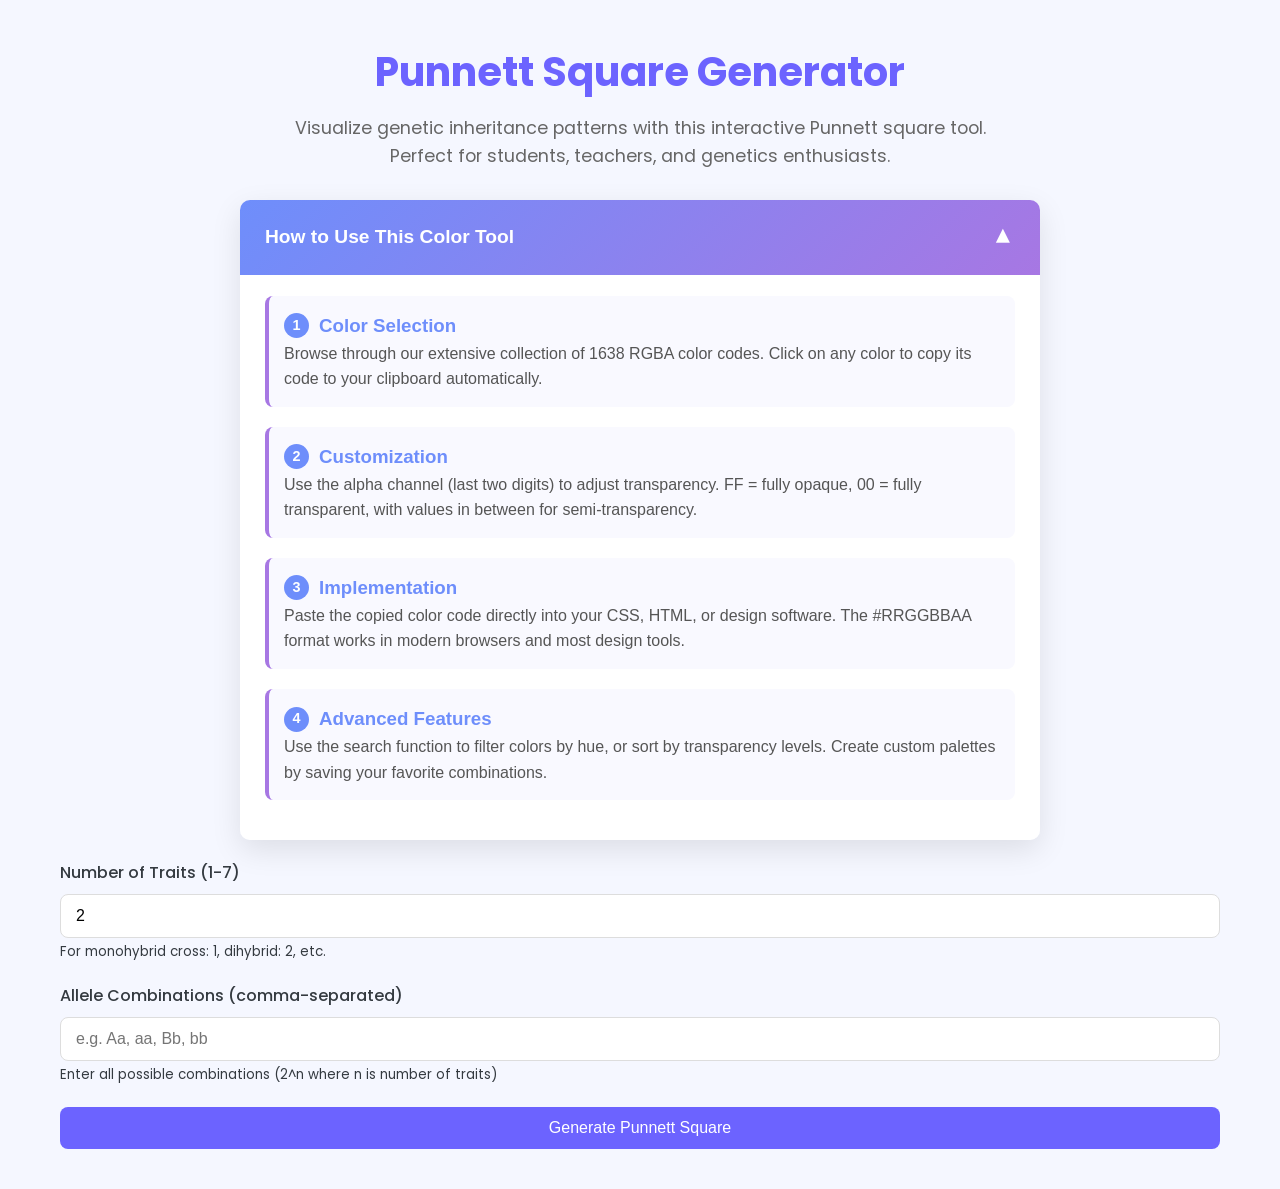
<file: index.html>
<!DOCTYPE html>
<html lang="en">
  <head>
    <meta charset="UTF-8" />
    <meta name="viewport" content="width=device-width, initial-scale=1.0" />
    <title>Punnett Square Generator</title>
    <link
      href="https://fonts.googleapis.com/css2?family=Poppins:wght@300;400;500;600&display=swap"
      rel="stylesheet"
    />
    <link rel="stylesheet" href="styles.css">
  </head>
  <body>
    <div class="container">
      <header>
        <h1>Punnett Square Generator</h1>
        <p class="subtitle">
          Visualize genetic inheritance patterns with this interactive Punnett
          square tool. Perfect for students, teachers, and genetics enthusiasts.
        </p>
      </header>

      <div class="dropdown-guide">
        <div class="dropdown-header">
            <span>How to Use This Color Tool</span>
            <span class="dropdown-icon">▼</span>
        </div>
        <div class="dropdown-content">
            <div class="dropdown-content-inner">
                <div class="guide-step">
                    <h3><span class="step-number">1</span> Color Selection</h3>
                    <p>Browse through our extensive collection of 1638 RGBA color codes. Click on any color to copy its code to your clipboard automatically.</p>
                </div>
                
                <div class="guide-step">
                    <h3><span class="step-number">2</span> Customization</h3>
                    <p>Use the alpha channel (last two digits) to adjust transparency. FF = fully opaque, 00 = fully transparent, with values in between for semi-transparency.</p>
                </div>
                
                <div class="guide-step">
                    <h3><span class="step-number">3</span> Implementation</h3>
                    <p>Paste the copied color code directly into your CSS, HTML, or design software. The #RRGGBBAA format works in modern browsers and most design tools.</p>
                </div>
                
                <div class="guide-step">
                    <h3><span class="step-number">4</span> Advanced Features</h3>
                    <p>Use the search function to filter colors by hue, or sort by transparency levels. Create custom palettes by saving your favorite combinations.</p>
                </div>
            </div>
        </div>
    </div>

        <div class="error-message" id="errorMessage"></div>
        <div class="success-message" id="successMessage"></div>

        <div class="input-group">
          <label for="traitCount">Number of Traits (1-7)</label>
          <input
            type="number"
            id="traitCount"
            min="1"
            max="7"
            value="2"
            placeholder="Enter number of traits"
          />
          <small class="hint">For monohybrid cross: 1, dihybrid: 2, etc.</small>
        </div>

        <div class="input-group">
          <label for="traitInput">Allele Combinations (comma-separated)</label>
          <input
            type="text"
            id="traitInput"
            placeholder="e.g. Aa, aa, Bb, bb"
          />
          <small class="hint"
            >Enter all possible combinations (2^n where n is number of
            traits)</small
          >
        </div>

        <button onclick="generateTable()" class="btn btn-block">
          Generate Punnett Square
        </button>
        <div class="loader" id="loader"></div>
      </div>

      <div class="results" id="resultsSection" style="display: none">
        <div class="results-header">
          <h2>Punnett Square Results</h2>
          <button onclick="downloadTable()" class="btn">
            Download as Image
          </button>
        </div>
        <div id="punnettSquare"></div>
        <div class="legend" id="colorLegend"></div>
        <div id="ratioResults" class="ratio-container"></div>
      </div>
    </div>

    <script src="script.js"></script>
  </body>
</html>
</file>
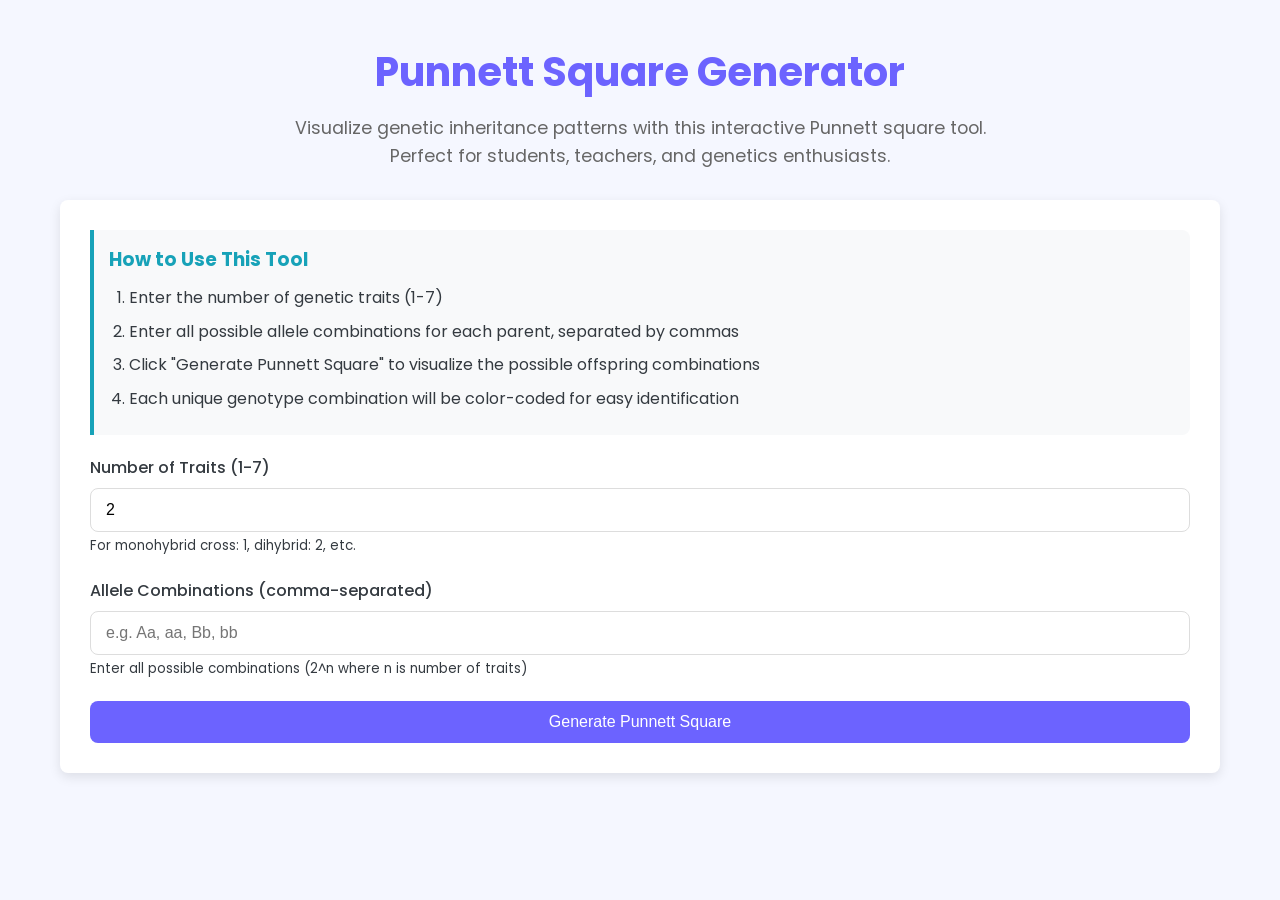
<file: main.html>
<!DOCTYPE html>
<html lang="en">
  <head>
    <meta charset="UTF-8" />
    <meta name="viewport" content="width=device-width, initial-scale=1.0" />
    <title>Punnett Square Generator</title>
    <link
      href="https://fonts.googleapis.com/css2?family=Poppins:wght@300;400;500;600&display=swap"
      rel="stylesheet"
    />
    <style>
      :root {
        --primary-color: #6c63ff;
        --secondary-color: #4a42e8;
        --light-color: #f8f9fa;
        --dark-color: #343a40;
        --success-color: #28a745;
        --info-color: #17a2b8;
        --warning-color: #ffc107;
        --danger-color: #dc3545;
        --border-radius: 8px;
        --box-shadow: 0 4px 12px rgba(0, 0, 0, 0.1);
        --transition: all 0.3s ease;
      }

      * {
        box-sizing: border-box;
        margin: 0;
        padding: 0;
      }

      body {
        font-family: "Poppins", sans-serif;
        line-height: 1.6;
        color: var(--dark-color);
        background-color: #f5f7ff;
        padding: 20px;
      }

      .container {
        max-width: 1200px;
        margin: 0 auto;
        padding: 20px;
      }

      header {
        text-align: center;
        margin-bottom: 30px;
      }

      h1 {
        color: var(--primary-color);
        font-size: 2.5rem;
        margin-bottom: 10px;
      }

      .subtitle {
        color: #666;
        font-size: 1.1rem;
        max-width: 700px;
        margin: 0 auto 30px;
      }

      .card {
        background: white;
        border-radius: var(--border-radius);
        box-shadow: var(--box-shadow);
        padding: 30px;
        margin-bottom: 30px;
      }

      .input-group {
        margin-bottom: 20px;
      }

      label {
        display: block;
        margin-bottom: 8px;
        font-weight: 500;
        color: var(--dark-color);
      }

      input[type="number"],
      input[type="text"] {
        width: 100%;
        padding: 12px 15px;
        border: 1px solid #ddd;
        border-radius: var(--border-radius);
        font-size: 16px;
        transition: var(--transition);
      }

      input[type="number"]:focus,
      input[type="text"]:focus {
        outline: none;
        border-color: var(--primary-color);
        box-shadow: 0 0 0 3px rgba(108, 99, 255, 0.2);
      }

      .btn {
        display: inline-block;
        background-color: var(--primary-color);
        color: white;
        padding: 12px 24px;
        border: none;
        border-radius: var(--border-radius);
        font-size: 16px;
        font-weight: 500;
        cursor: pointer;
        transition: var(--transition);
        text-align: center;
      }

      .btn:hover {
        background-color: var(--secondary-color);
        transform: translateY(-2px);
      }

      .btn:active {
        transform: translateY(0);
      }

      .btn-block {
        display: block;
        width: 100%;
      }

      .instructions {
        background-color: #f8f9fa;
        border-left: 4px solid var(--info-color);
        padding: 15px;
        margin-bottom: 20px;
        border-radius: 0 var(--border-radius) var(--border-radius) 0;
      }

      .instructions h3 {
        margin-bottom: 10px;
        color: var(--info-color);
      }

      .instructions ol {
        padding-left: 20px;
      }

      .instructions li {
        margin-bottom: 8px;
      }

      /* Results section */
      .results {
        margin-top: 30px;
      }

      .results-header {
        display: flex;
        justify-content: space-between;
        align-items: center;
        margin-bottom: 20px;
      }

      table {
        width: 100%;
        margin: 20px auto;
        border-collapse: collapse;
        box-shadow: 0 1px 3px rgba(0, 0, 0, 0.1);
        overflow-x: auto;
        display: block;
      }

      th,
      td {
        border: 1px solid #ddd;
        padding: 12px;
        text-align: center;
        min-width: 80px;
      }

      th {
        background-color: var(--primary-color);
        color: white;
        font-weight: 500;
      }

      tr:nth-child(even) {
        background-color: #f8f9fa;
      }

      /* Color classes - simplified and more accessible */
      .color1 {
        background-color: #ffcccc;
      }
      .color2 {
        background-color: #ffcc99;
      }
      .color3 {
        background-color: #ffff99;
      }
      .color4 {
        background-color: #ccffcc;
      }
      .color5 {
        background-color: #cce0ff;
      }
      .color6 {
        background-color: #f2c2ff;
      }
      .color7 {
        background-color: #d4e157;
      }
      .color8 {
        background-color: #ff7043;
      }
      .color9 {
        background-color: #64b5f6;
      }
      .color10 {
        background-color: #f06292;
      }
      .color11 {
        background-color: #9575cd;
      }
      .color12 {
        background-color: #ffb74d;
      }
      .color13 {
        background-color: #80deea;
      }
      .color14 {
        background-color: #c5e1a5;
      }
      .color15 {
        background-color: #ffeb3b;
      }
      .color16 {
        background-color: #ff4081;
      }
      .color17 {
        background-color: #ff80ab;
      }
      .color18 {
        background-color: #81c784;
      }
      .color19 {
        background-color: #4caf50;
      }
      .color20 {
        background-color: #fbc02d;
      }
      .color21 {
        background-color: #a5d6a7;
      }
      .color22 {
        background-color: #d32f2f;
      }
      .color23 {
        background-color: #ffb300;
      }
      .color24 {
        background-color: #8c9eff;
      }
      .color25 {
        background-color: #b39ddb;
      }
      .color26 {
        background-color: #03a9f4;
      }
      .color27 {
        background-color: #c2185b;
      }
      .color28 {
        background-color: #8bc34a;
      }
      .color29 {
        background-color: #f44336;
      }
      .color30 {
        background-color: #9c27b0;
      }
      .color31 {
        background-color: #ba68c8;
      }
      .color32 {
        background-color: #ff5722;
      }
      .color33 {
        background-color: #b2dfdb;
      }
      .color34 {
        background-color: #f57c00;
      }
      .color35 {
        background-color: #8e24aa;
      }
      .color36 {
        background-color: #7b1fa2;
      }
      .color37 {
        background-color: #01579b;
      }
      .color38 {
        background-color: #c62828;
      }
      .color39 {
        background-color: #f06292;
      }
      .color40 {
        background-color: #29b6f6;
      }
      .color41 {
        background-color: #ffb74d;
      }
      .color42 {
        background-color: #81d4fa;
      }
      .color43 {
        background-color: #d32f2f;
      }
      .color44 {
        background-color: #6a1b9a;
      }
      .color45 {
        background-color: #00e5ff;
      }
      .color46 {
        background-color: #7c4dff;
      }
      .color47 {
        background-color: #ff8a65;
      }
      .color48 {
        background-color: #03dac5;
      }
      .color49 {
        background-color: #90a4ae;
      }
      .color50 {
        background-color: #ff80ab;
      }
      .color51 {
        background-color: #ffb300;
      }
      .color52 {
        background-color: #00c853;
      }
      .color53 {
        background-color: #ff8f00;
      }
      .color54 {
        background-color: #f44336;
      }
      .color55 {
        background-color: #388e3c;
      }
      .color56 {
        background-color: #8bc34a;
      }
      .color57 {
        background-color: #0288d1;
      }
      .color58 {
        background-color: #ffeb3b;
      }
      .color59 {
        background-color: #f44336;
      }
      .color60 {
        background-color: #1565c0;
      }
      .color61 {
        background-color: #d32f2f;
      }
      .color62 {
        background-color: #4caf50;
      }
      .color63 {
        background-color: #3f51b5;
      }
      .color64 {
        background-color: #7c4dff;
      }
      .color65 {
        background-color: #90caf9;
      }
      .color66 {
        background-color: #f50057;
      }
      .color67 {
        background-color: #b2ebf2;
      }
      .color68 {
        background-color: #ab47bc;
      }
      .color69 {
        background-color: #3e2723;
      }
      .color70 {
        background-color: #ffcc80;
      }
      .color71 {
        background-color: #ff9e80;
      }
      .color72 {
        background-color: #00bcd4;
      }
      .color73 {
        background-color: #9c27b0;
      }
      .color74 {
        background-color: #f44336;
      }
      .color75 {
        background-color: #ff1744;
      }
      .color76 {
        background-color: #d50000;
      }
      .color77 {
        background-color: #7b1fa2;
      }
      .color78 {
        background-color: #03a9f4;
      }
      .color79 {
        background-color: #4caf50;
      }
      .color80 {
        background-color: #ffb300;
      }
      .color81 {
        background-color: #8e24aa;
      }
      .color82 {
        background-color: #8bc34a;
      }
      .color83 {
        background-color: #ff5722;
      }
      .color84 {
        background-color: #9e9e9e;
      }
      .color85 {
        background-color: #b2ff59;
      }
      .color86 {
        background-color: #ff5252;
      }
      .color87 {
        background-color: #c2185b;
      }
      .color88 {
        background-color: #ff7043;
      }
      .color89 {
        background-color: #f06292;
      }
      .color90 {
        background-color: #fbc02d;
      }
      .color91 {
        background-color: #8bc34a;
      }
      .color92 {
        background-color: #f44336;
      }
      .color93 {
        background-color: #e91e63;
      }
      .color94 {
        background-color: #795548;
      }
      .color95 {
        background-color: #2196f3;
      }
      .color96 {
        background-color: #00bcd4;
      }
      .color97 {
        background-color: #607d8b;
      }
      .color98 {
        background-color: #009688;
      }
      .color99 {
        background-color: #8bc34a;
      }
      .color100 {
        background-color: #ff9800;
      }

      /* Responsive design */
      @media (max-width: 768px) {
        .card {
          padding: 20px;
        }

        h1 {
          font-size: 2rem;
        }

        .subtitle {
          font-size: 1rem;
        }

        input[type="number"],
        input[type="text"] {
          padding: 10px 12px;
        }

        .btn {
          padding: 10px 20px;
        }
      }

      /* Loading animation */
      .loader {
        display: none;
        border: 4px solid #f3f3f3;
        border-top: 4px solid var(--primary-color);
        border-radius: 50%;
        width: 30px;
        height: 30px;
        animation: spin 1s linear infinite;
        margin: 20px auto;
      }

      @keyframes spin {
        0% {
          transform: rotate(0deg);
        }
        100% {
          transform: rotate(360deg);
        }
      }

      /* Legend */
      .legend {
        display: flex;
        flex-wrap: wrap;
        gap: 10px;
        margin-top: 20px;
      }

      .legend-item {
        display: flex;
        align-items: center;
        margin-right: 15px;
      }

      .legend-color {
        width: 20px;
        height: 20px;
        border-radius: 4px;
        margin-right: 8px;
        border: 1px solid #ddd;
      }

      /* Error message */
      .error-message {
        color: var(--danger-color);
        background-color: #f8d7da;
        border: 1px solid #f5c6cb;
        padding: 10px 15px;
        border-radius: var(--border-radius);
        margin-bottom: 20px;
        display: none;
      }

      /* Success message */
      .success-message {
        color: var(--success-color);
        background-color: #d4edda;
        border: 1px solid #c3e6cb;
        padding: 10px 15px;
        border-radius: var(--border-radius);
        margin-bottom: 20px;
        display: none;
      }
      .ratio-container {
        margin-top: 30px;
        background: #f5f7ff;
        padding: 20px;
        border-radius: 8px;
        box-shadow: 0 2px 4px rgba(0, 0, 0, 0.1);
      }

      .ratio-title {
        font-size: 1.2rem;
        color: #6c63ff;
        margin-bottom: 10px;
        font-weight: 600;
      }

      .ratio-item {
        margin-bottom: 8px;
        display: flex;
        align-items: center;
      }

      .ratio-label {
        font-weight: 500;
        min-width: 120px;
      }

      .ratio-value {
        background: white;
        padding: 4px 8px;
        border-radius: 4px;
        border: 1px solid #ddd;
      }
    </style>
  </head>
  <body>
    <div class="container">
      <header>
        <h1>Punnett Square Generator</h1>
        <p class="subtitle">
          Visualize genetic inheritance patterns with this interactive Punnett
          square tool. Perfect for students, teachers, and genetics enthusiasts.
        </p>
      </header>

      <div class="card">
        <div class="instructions">
          <h3>How to Use This Tool</h3>
          <ol>
            <li>Enter the number of genetic traits (1-7)</li>
            <li>
              Enter all possible allele combinations for each parent, separated
              by commas
            </li>
            <li>
              Click "Generate Punnett Square" to visualize the possible
              offspring combinations
            </li>
            <li>
              Each unique genotype combination will be color-coded for easy
              identification
            </li>
          </ol>
        </div>

        <div class="error-message" id="errorMessage"></div>
        <div class="success-message" id="successMessage"></div>

        <div class="input-group">
          <label for="traitCount">Number of Traits (1-7)</label>
          <input
            type="number"
            id="traitCount"
            min="1"
            max="7"
            value="2"
            placeholder="Enter number of traits"
          />
          <small class="hint">For monohybrid cross: 1, dihybrid: 2, etc.</small>
        </div>

        <div class="input-group">
          <label for="traitInput">Allele Combinations (comma-separated)</label>
          <input
            type="text"
            id="traitInput"
            placeholder="e.g. Aa, aa, Bb, bb"
          />
          <small class="hint"
            >Enter all possible combinations (2^n where n is number of
            traits)</small
          >
        </div>

        <button onclick="generateTable()" class="btn btn-block">
          Generate Punnett Square
        </button>
        <div class="loader" id="loader"></div>
      </div>

      <div class="results" id="resultsSection" style="display: none">
        <div class="results-header">
          <h2>Punnett Square Results</h2>
          <button onclick="downloadTable()" class="btn">
            Download as Image
          </button>
        </div>
        <div id="punnettSquare"></div>
        <div class="legend" id="colorLegend"></div>
        <div id="ratioResults" class="ratio-container"></div>
      </div>
    </div>

    <script>
      // DOM Elements
      const traitCountInput = document.getElementById("traitCount");
      const traitInput = document.getElementById("traitInput");
      const punnettSquareDiv = document.getElementById("punnettSquare");
      const ratioResultsDiv = document.getElementById("ratioResults");
      const loader = document.getElementById("loader");
      const resultsSection = document.getElementById("resultsSection");
      const errorMessageDiv = document.getElementById("errorMessage");
      const successMessageDiv = document.getElementById("successMessage");
      const colorLegendDiv = document.getElementById("colorLegend");

      // Color classes for genotypes
      const COLOR_CLASSES = Array.from(
        { length: 100 },
        (_, i) => `color${i + 1}`
      );
      const COLOR_VALUES = [
        "#FFEBEE",
        "#E8F5E9",
        "#E3F2FD",
        "#EDE7F6",
        "#FFF8E1",
        "#FBE9E7",
        "#E0F7FA",
        "#F1F8E9",
        "#FFF3E0",
        "#E8EAF6",
        "#FCE4EC",
        "#E0F2F1",
        "#EFEBE9",
        "#EEEEEE",
        "#E1BEE7",
        "#BBDEFB",
        "#C8E6C9",
        "#FFECB3",
        "#D7CCC8",
        "#F5F5F5",
        "#FFCCCC",
        "#FFCC99",
        "#FFFF99",
        "#CCFFCC",
        "#CCE0FF",
        "#F2C2FF",
        "#D4E157",
        "#FF7043",
        "#64B5F6",
        "#F06292",
        "#9575CD",
        "#FFB74D",
        "#80DEEA",
        "#C5E1A5",
        "#FFEB3B",
        "#FF4081",
        "#FF80AB",
        "#81C784",
        "#4CAF50",
        "#FBC02D",
        "#A5D6A7",
        "#D32F2F",
        "#FFB300",
        "#8C9EFF",
        "#B39DDB",
        "#03A9F4",
        "#C2185B",
        "#8BC34A",
        "#F44336",
        "#9C27B0",
        "#BA68C8",
        "#FF5722",
        "#B2DFDB",
        "#F57C00",
        "#8E24AA",
        "#7B1FA2",
        "#01579B",
        "#C62828",
        "#F06292",
        "#29B6F6",
        "#FFB74D",
        "#81D4FA",
        "#D32F2F",
        "#6A1B9A",
        "#00E5FF",
        "#7C4DFF",
        "#FF8A65",
        "#03DAC5",
        "#90A4AE",
        "#FF80AB",
        "#FFB300",
        "#00C853",
        "#FF8F00",
        "#F44336",
        "#388E3C",
        "#8BC34A",
        "#0288D1",
        "#FFEB3B",
        "#F44336",
        "#1565C0",
        "#D32F2F",
        "#4CAF50",
        "#3F51B5",
        "#7C4DFF",
        "#90CAF9",
        "#F50057",
        "#B2EBF2",
        "#AB47BC",
        "#3E2723",
        "#FFCC80",
        "#FF9E80",
        "#00BCD4",
        "#9C27B0",
        "#F44336",
        "#FF1744",
        "#D50000",
        "#7B1FA2",
        "#03A9F4",
        "#4CAF50",
        "#color100",
        "#FFB300",
      ];

      // Utility Functions
      function showMessage(element, message) {
        element.textContent = message;
        element.style.display = "block";
        const otherElement =
          element === errorMessageDiv ? successMessageDiv : errorMessageDiv;
        otherElement.style.display = "none";
      }

      function hideMessages() {
        errorMessageDiv.style.display = "none";
        successMessageDiv.style.display = "none";
      }

      function calculateGCD(a, b) {
        return b ? calculateGCD(b, a % b) : a;
      }

      function normalizeGenotype(genotype) {
        let normalized = "";
        for (let i = 0; i < genotype.length; i += 2) {
          const gene = genotype.substr(i, 2);
          normalized += gene.split("").sort().join("");
        }
        return normalized;
      }

      function determinePhenotype(genotype) {
        let phenotype = "";
        for (let i = 0; i < genotype.length; i += 2) {
          const gene = genotype.substr(i, 2);
          phenotype += gene.match(/[A-Z]/)
            ? gene[0].toUpperCase()
            : gene[0].toLowerCase();
        }
        return phenotype;
      }

      function generateColorLegend(colorMap) {
        colorLegendDiv.innerHTML = "";

        Object.entries(colorMap)
          .sort((a, b) => {
            if (a[0].length !== b[0].length) return a[0].length - b[0].length;
            return a[0].localeCompare(b[0]);
          })
          .forEach(([genotype, colorClass]) => {
            const legendItem = document.createElement("div");
            legendItem.className = "legend-item";

            const colorBox = document.createElement("div");
            colorBox.className = `legend-color ${colorClass}`;

            const label = document.createElement("span");
            label.textContent = genotype;

            legendItem.appendChild(colorBox);
            legendItem.appendChild(label);
            colorLegendDiv.appendChild(legendItem);
          });
      }

      // Excel Download Functions
      function downloadExcel() {
        const table = punnettSquareDiv.querySelector("table");
        if (!table) {
          showMessage(errorMessageDiv, "No Punnett Square to download");
          return;
        }

        // Create workbook
        const wb = XLSX.utils.book_new();
        const ws = XLSX.utils.table_to_sheet(table);

        // Add colors to cells
        const colorMap = getColorMapFromTable(table);
        addColorsToWorksheet(ws, colorMap);

        // Add worksheet to workbook
        XLSX.utils.book_append_sheet(wb, ws, "Punnett Square");

        // Generate and download file
        const date = new Date().toISOString().slice(0, 10);
        XLSX.writeFile(wb, `Punnett_Square_${date}.xlsx`);
      }

      function getColorMapFromTable(table) {
        const colorMap = {};
        const cells = table.querySelectorAll('td[class^="color-"]');

        cells.forEach((cell) => {
          const address = XLSX.utils.encode_cell({
            r: cell.parentNode.rowIndex - 1,
            c: cell.cellIndex,
          });
          const colorClass = Array.from(cell.classList).find((c) =>
            c.startsWith("color-")
          );
          colorMap[address] =
            COLOR_VALUES[parseInt(colorClass.replace("color-", "")) - 1];
        });

        return colorMap;
      }

      function addColorsToWorksheet(ws, colorMap) {
        // Create styles for each color
        const styles = {};
        Object.entries(colorMap).forEach(([address, color]) => {
          if (!ws[address]) return;

          const styleID = `s${color.replace("#", "")}`;
          if (!styles[styleID]) {
            styles[styleID] = {
              fill: { fgColor: { rgb: color.replace("#", "") } },
              font: { bold: true },
            };
          }

          ws[address].s = styleID;
        });

        // Add styles to workbook
        if (Object.keys(styles).length > 0) {
          if (!ws["!styles"]) ws["!styles"] = {};
          Object.assign(ws["!styles"], styles);
        }
      }

      // Main Punnett Square Generation
      function generateTable() {
        hideMessages();
        loader.style.display = "block";
        resultsSection.style.display = "none";

        setTimeout(() => {
          try {
            // Validate input
            const traitCount = parseInt(traitCountInput.value);
            if (isNaN(traitCount) || traitCount < 1 || traitCount > 7) {
              throw new Error(
                "Please enter a number between 1 and 7 for traits"
              );
            }

            const traits = traitInput.value
              .trim()
              .split(",")
              .map((t) => t.trim())
              .filter((t) => t.length > 0);

            const expectedCombinations = Math.pow(2, traitCount);
            if (traits.length !== expectedCombinations) {
              throw new Error(
                `Expected ${expectedCombinations} trait combinations for ${traitCount} trait(s)`
              );
            }

            // Generate Punnett Square
            let tableHTML = "<table><tr><th></th>";
            traits.forEach((trait) => (tableHTML += `<th>${trait}</th>`));
            tableHTML += "</tr>";

            const allGenotypes = [];
            const allPhenotypes = [];
            const colorMap = {};
            let colorIndex = 0;

            traits.forEach((rowTrait) => {
              tableHTML += `<tr><th>${rowTrait}</th>`;
              traits.forEach((colTrait) => {
                const genotype = rowTrait + colTrait;
                allGenotypes.push(genotype);
                allPhenotypes.push(determinePhenotype(genotype));

                const normalized = normalizeGenotype(genotype);
                if (!colorMap[normalized]) {
                  colorMap[normalized] =
                    COLOR_CLASSES[colorIndex % COLOR_CLASSES.length];
                  colorIndex++;
                }

                tableHTML += `<td class="${colorMap[normalized]}">${genotype}</td>`;
              });
              tableHTML += "</tr>";
            });

            tableHTML += "</table>";
            punnettSquareDiv.innerHTML = tableHTML;

            // Calculate and display ratios
            displayGeneticRatios(allGenotypes, allPhenotypes);
            generateColorLegend(colorMap);

            resultsSection.style.display = "block";
            showMessage(
              successMessageDiv,
              "Punnett Square generated successfully!"
            );
          } catch (error) {
            showMessage(errorMessageDiv, error.message);
          } finally {
            loader.style.display = "none";
          }
        }, 300);
      }

      function displayGeneticRatios(genotypes, phenotypes) {
        const genotypeCounts = {};
        const phenotypeCounts = {};
        const total = genotypes.length;

        // Count genotypes and phenotypes
        genotypes.forEach((genotype, index) => {
          const normalized = normalizeGenotype(genotype);
          genotypeCounts[normalized] = (genotypeCounts[normalized] || 0) + 1;
          phenotypeCounts[phenotypes[index]] =
            (phenotypeCounts[phenotypes[index]] || 0) + 1;
        });

        // Format ratios
        const formatRatio = (counts) => {
          return Object.entries(counts)
            .sort((a, b) => b[1] - a[1])
            .map(([type, count]) => {
              const gcd = calculateGCD(count, total);
              return `${type}: ${count / gcd}/${total / gcd}`;
            })
            .join(", ");
        };

        // Display results
        ratioResultsDiv.innerHTML = `
          <div class="ratio-title">Genetic Ratios</div>
          <div class="ratio-item">
            <span class="ratio-label">Genotype:</span>
            <span class="ratio-value">${formatRatio(genotypeCounts)}</span>
          </div>
          <div class="ratio-item">
            <span class="ratio-label">Phenotype:</span>
            <span class="ratio-value">${formatRatio(phenotypeCounts)}</span>
          </div>
          <div class="ratio-item">
            <span class="ratio-label">Total combinations:</span>
            <span class="ratio-value">${total}</span>
          </div>
          <button onclick="downloadExcel()" class="btn download-btn" style="margin-top: 15px;">
            Download as Excel
          </button>
        `;
      }

      // Initialize SheetJS library
      document.addEventListener("DOMContentLoaded", function () {
        // Load SheetJS library dynamically if not already loaded
        if (typeof XLSX === "undefined") {
          const script = document.createElement("script");
          script.src =
            "https://cdn.sheetjs.com/xlsx-0.19.3/package/dist/xlsx.full.min.js";
          script.onload = function () {
            console.log("SheetJS library loaded");
          };
          document.head.appendChild(script);
        }
      });
    </script>
  </body>
</html>
</file>
<file: styles.css>
:root {
  --primary-color: #6c63ff;
  --secondary-color: #4a42e8;
  --light-color: #f8f9fa;
  --dark-color: #343a40;
  --success-color: #28a745;
  --info-color: #17a2b8;
  --warning-color: #ffc107;
  --danger-color: #dc3545;
  --border-radius: 8px;
  --box-shadow: 0 4px 12px rgba(0, 0, 0, 0.1);
  --transition: all 0.3s ease;
}

* {
  box-sizing: border-box;
  margin: 0;
  padding: 0;
}

body {
  font-family: "Poppins", sans-serif;
  line-height: 1.6;
  color: var(--dark-color);
  background-color: #f5f7ff;
  padding: 20px;
}

.container {
  max-width: 1200px;
  margin: 0 auto;
  padding: 20px;
}

header {
  text-align: center;
  margin-bottom: 30px;
}

h1 {
  color: var(--primary-color);
  font-size: 2.5rem;
  margin-bottom: 10px;
}

.subtitle {
  color: #666;
  font-size: 1.1rem;
  max-width: 700px;
  margin: 0 auto 30px;
}

.card {
  background: white;
  border-radius: var(--border-radius);
  box-shadow: var(--box-shadow);
  padding: 30px;
  margin-bottom: 30px;
}

.input-group {
  margin-bottom: 20px;
}

label {
  display: block;
  margin-bottom: 8px;
  font-weight: 500;
  color: var(--dark-color);
}

input[type="number"],
input[type="text"] {
  width: 100%;
  padding: 12px 15px;
  border: 1px solid #ddd;
  border-radius: var(--border-radius);
  font-size: 16px;
  transition: var(--transition);
}

input[type="number"]:focus,
input[type="text"]:focus {
  outline: none;
  border-color: var(--primary-color);
  box-shadow: 0 0 0 3px rgba(108, 99, 255, 0.2);
}

.btn {
  display: inline-block;
  background-color: var(--primary-color);
  color: white;
  padding: 12px 24px;
  border: none;
  border-radius: var(--border-radius);
  font-size: 16px;
  font-weight: 500;
  cursor: pointer;
  transition: var(--transition);
  text-align: center;
}

.btn:hover {
  background-color: var(--secondary-color);
  transform: translateY(-2px);
}
.btn:active {
  transform: translateY(0);
}
.btn-block {
  display: block;
  width: 100%;
}
.instructions {
  background-color: #f8f9fa;
  border-left: 4px solid var(--info-color);
  padding: 15px;
  margin-bottom: 20px;
  border-radius: 0 var(--border-radius) var(--border-radius) 0;
}
.instructions h3 {
  margin-bottom: 10px;
  color: var(--info-color);
}
.instructions ol {
  padding-left: 20px;
}
.instructions li {
  margin-bottom: 8px;
}
/* Results section */
.results {
  margin-top: 30px;
}
.results-header {
  display: flex;
  justify-content: space-between;
  align-items: center;
  margin-bottom: 20px;
}
table {
  width: 100%;
  margin: 20px auto;
  border-collapse: collapse;
  box-shadow: 0 1px 3px rgba(0, 0, 0, 0.1);
  overflow-x: auto;
  display: block;
}
th,
td {
  border: 1px solid #ddd;
  padding: 12px;
  text-align: center;
  min-width: 80px;
}
th {
  background-color: var(--primary-color);
  color: white;
  font-weight: 500;
}
tr:nth-child(even) {
  background-color: #f8f9fa;
}
/* Color classes - simplified and more accessible */
.color1 {
  background-color: #ffcccc;
}
.color2 {
  background-color: #ffcc99;
}
.color3 {
  background-color: #ffff99;
}
.color4 {
  background-color: #ccffcc;
}
.color5 {
  background-color: #cce0ff;
}
.color6 {
  background-color: #f2c2ff;
}
.color7 {
  background-color: #d4e157;
}
.color8 {
  background-color: #ff7043;
}
.color9 {
  background-color: #64b5f6;
}
.color10 {
  background-color: #f06292;
}
.color11 {
  background-color: #9575cd;
}
.color12 {
  background-color: #ffb74d;
}
.color13 {
  background-color: #80deea;
}
.color14 {
  background-color: #c5e1a5;
}
.color15 {
  background-color: #ffeb3b;
}
.color16 {
  background-color: #ff4081;
}
.color17 {
  background-color: #ff80ab;
}
.color18 {
  background-color: #81c784;
}
.color19 {
  background-color: #4caf50;
}
.color20 {
  background-color: #fbc02d;
}
.color21 {
  background-color: #a5d6a7;
}
.color22 {
  background-color: #d32f2f;
}
.color23 {
  background-color: #ffb300;
}
.color24 {
  background-color: #8c9eff;
}
.color25 {
  background-color: #b39ddb;
}
.color26 {
  background-color: #03a9f4;
}
.color27 {
  background-color: #c2185b;
}
.color28 {
  background-color: #8bc34a;
}
.color29 {
  background-color: #f44336;
}
.color30 {
  background-color: #9c27b0;
}
.color31 {
  background-color: #ba68c8;
}
.color32 {
  background-color: #ff5722;
}
.color33 {
  background-color: #b2dfdb;
}
.color34 {
  background-color: #f57c00;
}
.color35 {
  background-color: #8e24aa;
}
.color36 {
  background-color: #7b1fa2;
}
.color37 {
  background-color: #01579b;
}
.color38 {
  background-color: #c62828;
}
.color39 {
  background-color: #f06292;
}
.color40 {
  background-color: #29b6f6;
}
.color41 {
  background-color: #ffb74d;
}
.color42 {
  background-color: #81d4fa;
}
.color43 {
  background-color: #d32f2f;
}
.color44 {
  background-color: #6a1b9a;
}
.color45 {
  background-color: #00e5ff;
}
.color46 {
  background-color: #7c4dff;
}
.color47 {
  background-color: #ff8a65;
}
.color48 {
  background-color: #03dac5;
}
.color49 {
  background-color: #90a4ae;
}
.color50 {
  background-color: #ff80ab;
}
.color51 {
  background-color: #ffb300;
}
.color52 {
  background-color: #00c853;
}
.color53 {
  background-color: #ff8f00;
}
.color54 {
  background-color: #f44336;
}
.color55 {
  background-color: #388e3c;
}
.color56 {
  background-color: #8bc34a;
}
.color57 {
  background-color: #0288d1;
}
.color58 {
  background-color: #ffeb3b;
}
.color59 {
  background-color: #f44336;
}
.color60 {
  background-color: #1565c0;
}
.color61 {
  background-color: #d32f2f;
}
.color62 {
  background-color: #4caf50;
}
.color63 {
  background-color: #3f51b5;
}
.color64 {
  background-color: #7c4dff;
}
.color65 {
  background-color: #90caf9;
}
.color66 {
  background-color: #f50057;
}
.color67 {
  background-color: #b2ebf2;
}
.color68 {
  background-color: #ab47bc;
}
.color69 {
  background-color: #3e2723;
}
.color70 {
  background-color: #ffcc80;
}
.color71 {
  background-color: #ff9e80;
}
.color72 {
  background-color: #00bcd4;
}
.color73 {
  background-color: #9c27b0;
}
.color74 {
  background-color: #f44336;
}
.color75 {
  background-color: #ff1744;
}
.color76 {
  background-color: #d50000;
}
.color77 {
  background-color: #7b1fa2;
}
.color78 {
  background-color: #03a9f4;
}
.color79 {
  background-color: #4caf50;
}
.color80 {
  background-color: #ffb300;
}
.color81 {
  background-color: #8e24aa;
}
.color82 {
  background-color: #8bc34a;
}
.color83 {
  background-color: #ff5722;
}
.color84 {
  background-color: #9e9e9e;
}
.color85 {
  background-color: #b2ff59;
}
.color86 {
  background-color: #ff5252;
}
.color87 {
  background-color: #c2185b;
}
.color88 {
  background-color: #ff7043;
}
.color89 {
  background-color: #f06292;
}
.color90 {
  background-color: #fbc02d;
}
.color91 {
  background-color: #8bc34a;
}
.color92 {
  background-color: #f44336;
}
.color93 {
  background-color: #e91e63;
}
.color94 {
  background-color: #795548;
}
.color95 {
  background-color: #2196f3;
}
.color96 {
  background-color: #00bcd4;
}
.color97 {
  background-color: #607d8b;
}
.color98 {
  background-color: #009688;
}
.color99 {
  background-color: #8bc34a;
}
.color100 {
  background-color: #ff9800;
}

/* Responsive design */
@media (max-width: 768px) {
  .card {
    padding: 20px;
  }

  h1 {
    font-size: 2rem;
  }

  .subtitle {
    font-size: 1rem;
  }

  input[type="number"],
  input[type="text"] {
    padding: 10px 12px;
  }

  .btn {
    padding: 10px 20px;
  }
}

/* Loading animation */
.loader {
  display: none;
  border: 4px solid #f3f3f3;
  border-top: 4px solid var(--primary-color);
  border-radius: 50%;
  width: 30px;
  height: 30px;
  animation: spin 1s linear infinite;
  margin: 20px auto;
}

@keyframes spin {
  0% {
    transform: rotate(0deg);
  }
  100% {
    transform: rotate(360deg);
  }
}

/* Legend */
.legend {
  display: flex;
  flex-wrap: wrap;
  gap: 10px;
  margin-top: 20px;
}

.legend-item {
  display: flex;
  align-items: center;
  margin-right: 15px;
}

.legend-color {
  width: 20px;
  height: 20px;
  border-radius: 4px;
  margin-right: 8px;
  border: 1px solid #ddd;
}

/* Error message */
.error-message {
  color: var(--danger-color);
  background-color: #f8d7da;
  border: 1px solid #f5c6cb;
  padding: 10px 15px;
  border-radius: var(--border-radius);
  margin-bottom: 20px;
  display: none;
}

/* Success message */
.success-message {
  color: var(--success-color);
  background-color: #d4edda;
  border: 1px solid #c3e6cb;
  padding: 10px 15px;
  border-radius: var(--border-radius);
  margin-bottom: 20px;
  display: none;
}
.ratio-container {
  margin-top: 30px;
  background: #f5f7ff;
  padding: 20px;
  border-radius: 8px;
  box-shadow: 0 2px 4px rgba(0, 0, 0, 0.1);
}
.ratio-title {
  font-size: 1.2rem;
  color: #6c63ff;
  margin-bottom: 10px;
  font-weight: 600;
}
.ratio-item {
  margin-bottom: 8px;
  display: flex;
  align-items: center;
}
.ratio-label {
  font-weight: 500;
  min-width: 120px;
}
.ratio-value {
  background: white;
  padding: 4px 8px;
  border-radius: 4px;
  border: 1px solid #ddd;
}
/* Main dropdown styling */
.dropdown-guide {
  max-width: 800px;
  margin: 20px auto;
  font-family: "Segoe UI", Tahoma, Geneva, Verdana, sans-serif;
  border-radius: 10px;
  overflow: hidden;
  box-shadow: 0 10px 30px rgba(0, 0, 0, 0.1);
}
/* Dropdown header (clickable) */
.dropdown-header {
  background: linear-gradient(135deg, #6e8efb, #a777e3);
  color: white;
  padding: 18px 25px;
  cursor: pointer;
  display: flex;
  justify-content: space-between;
  align-items: center;
  transition: all 0.3s ease;
  font-size: 1.2rem;
  font-weight: 600;
}
.dropdown-header:hover {
  background: linear-gradient(135deg, #5d7de8, #9666d3);
}
/* Dropdown icon animation */
.dropdown-icon {
  transition: transform 0.3s ease;
  font-size: 1.5rem;
}
.dropdown-header.active .dropdown-icon {
  transform: rotate(180deg);
}
/* Dropdown content */
.dropdown-content {
  background-color: #fff;
  max-height: 0;
  overflow: hidden;
  transition: max-height 0.5s cubic-bezier(0.4, 0, 0.2, 1);
  padding: 0 25px;
}
.dropdown-content-inner {
  padding: 20px 0;
  border-top: 1px solid rgba(255, 255, 255, 0.2);
}
/* Content styling */
.guide-step {
  margin-bottom: 20px;
  padding: 15px;
  background: #f9f9ff;
  border-radius: 8px;
  border-left: 4px solid #a777e3;
  transition: transform 0.3s ease, box-shadow 0.3s ease;
}
.guide-step:hover {
  transform: translateX(5px);
  box-shadow: 0 5px 15px rgba(167, 119, 227, 0.1);
}
.guide-step h3 {
  color: #6e8efb;
  margin-top: 0;
  display: flex;
  align-items: center;
}
.guide-step p {
  color: #555;
  line-height: 1.6;
  margin-bottom: 0;
}
.step-number {
  display: inline-flex;
  align-items: center;
  justify-content: center;
  width: 25px;
  height: 25px;
  background: #6e8efb;
  color: white;
  border-radius: 50%;
  margin-right: 10px;
  font-size: 0.9rem;
}
/* Responsive design */
@media (max-width: 768px) {
  .dropdown-guide {
    margin: 20px 15px;
  }
  .dropdown-header {
    padding: 15px 20px;
    font-size: 1.1rem;
  }
}
</file>
